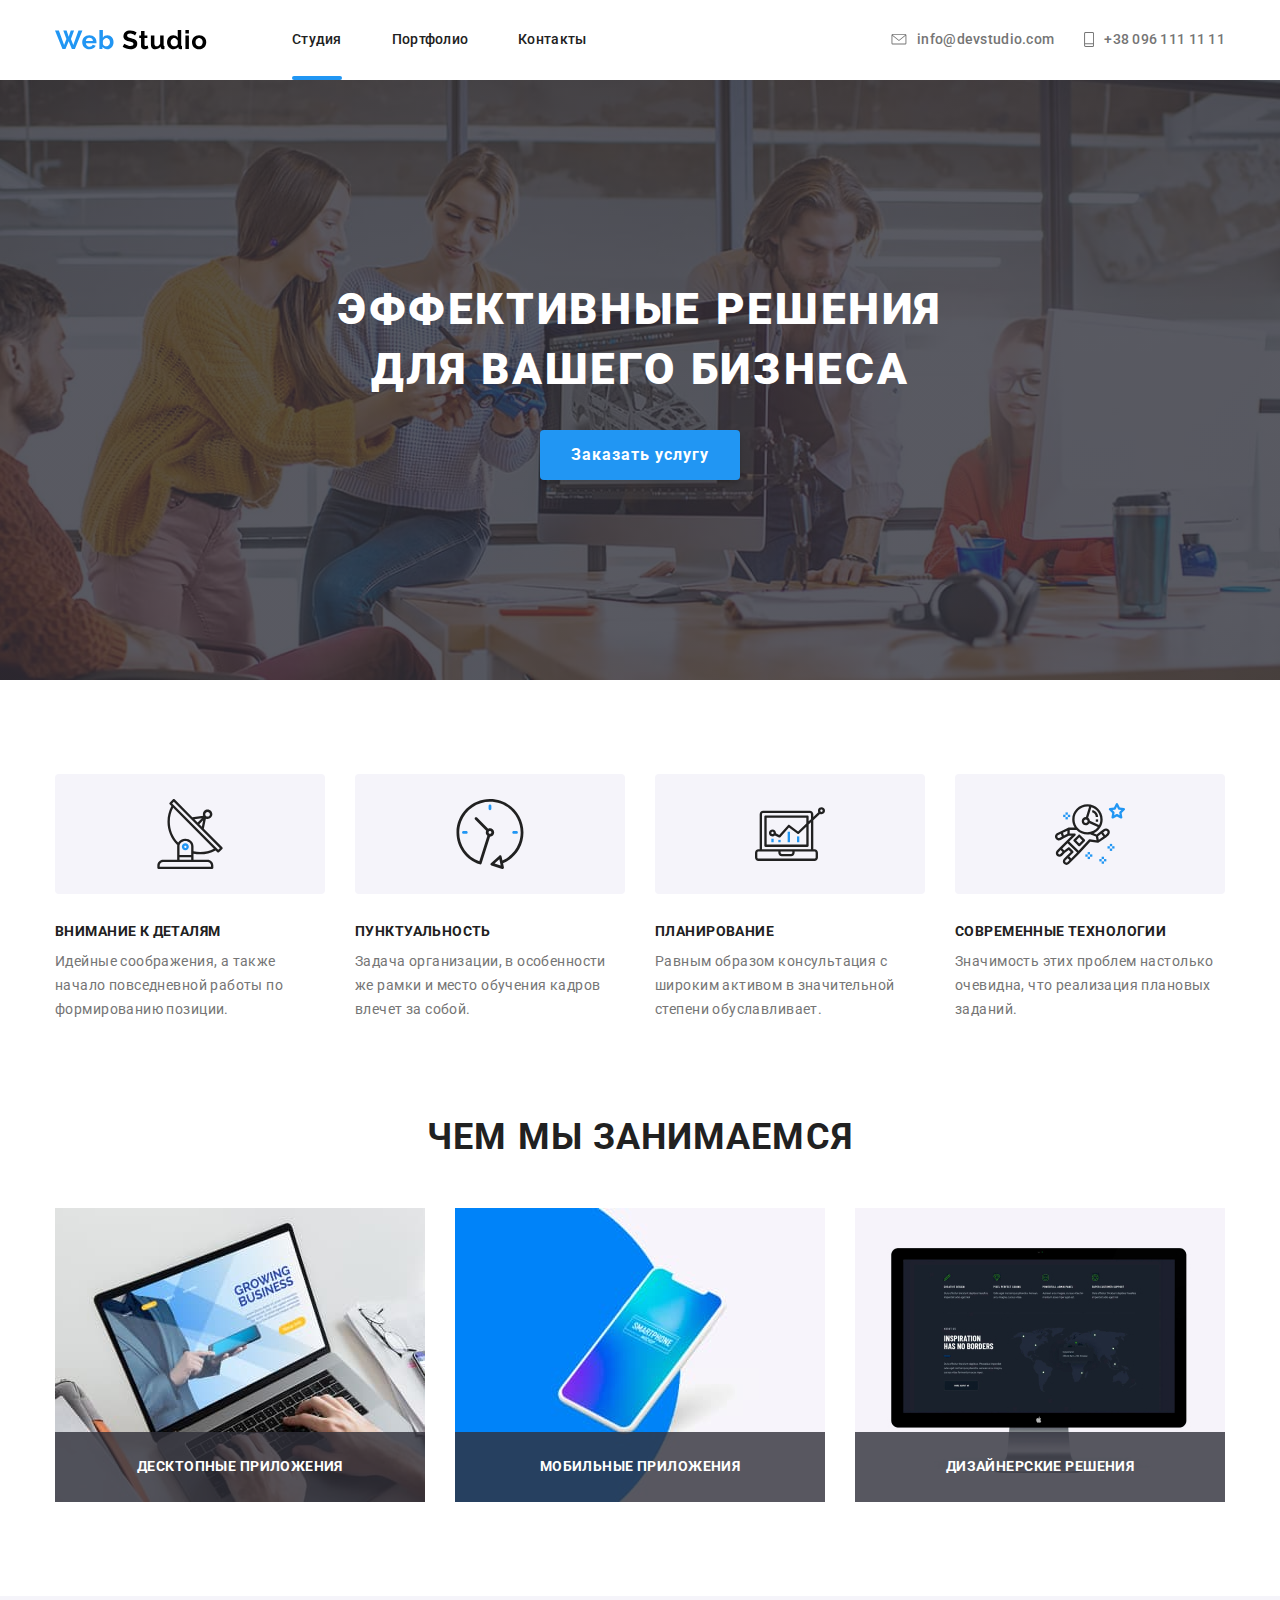
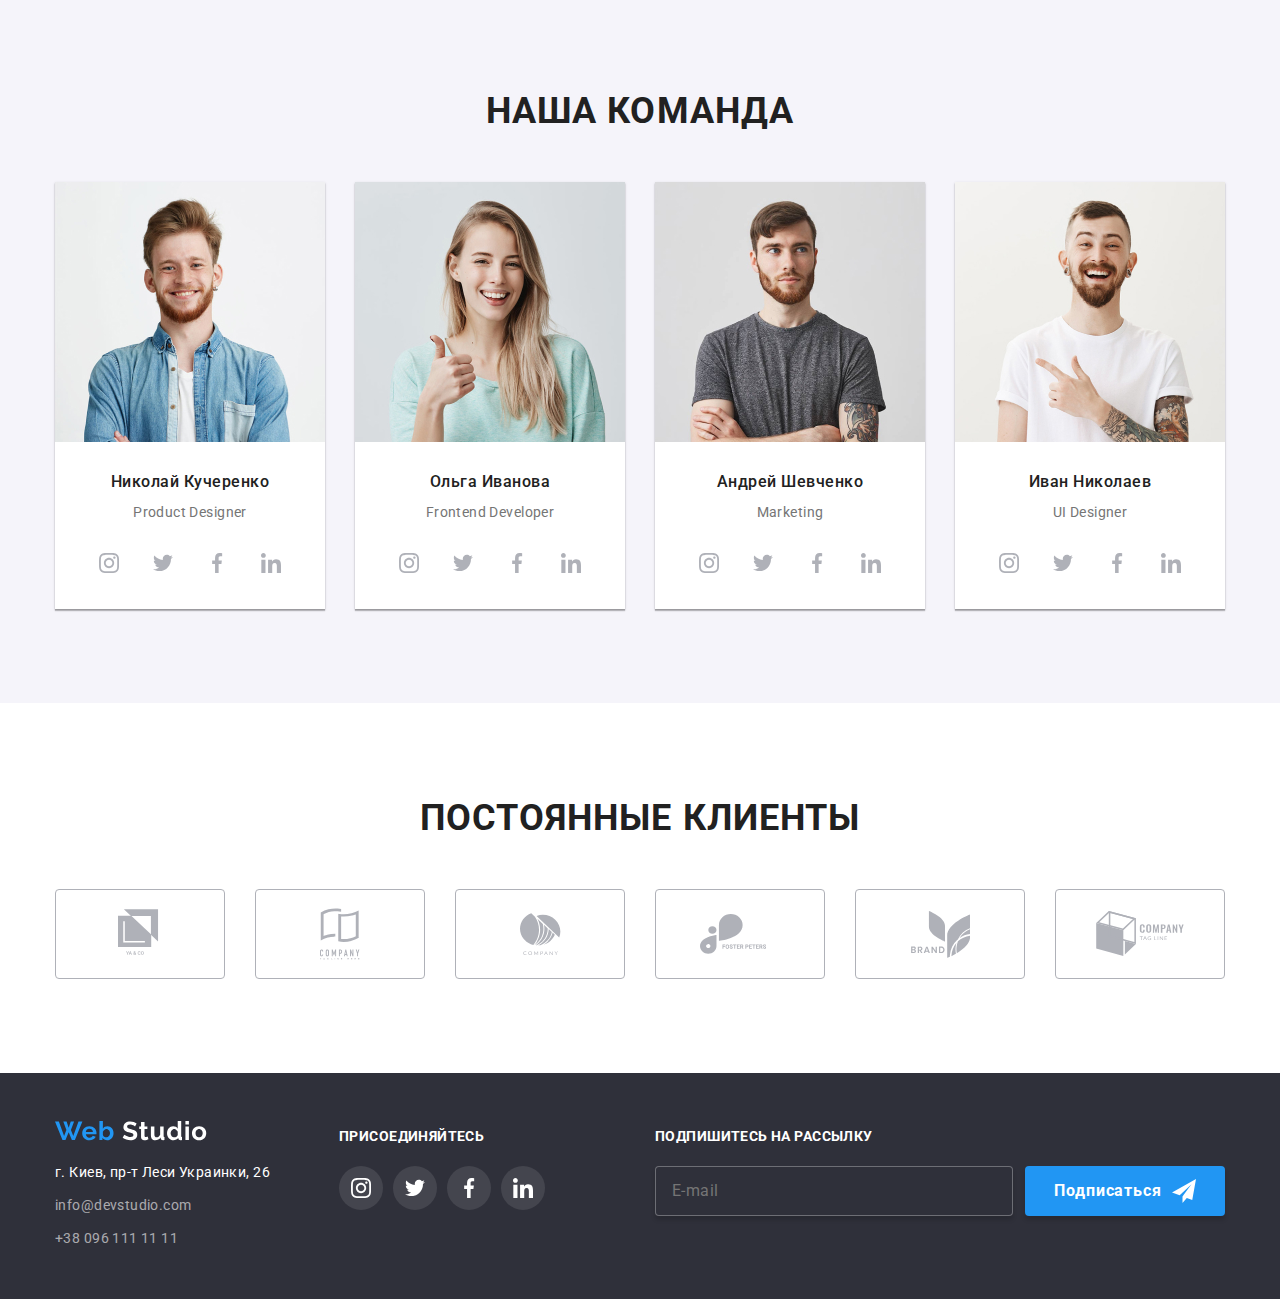
<file: index.html>
<!DOCTYPE html>
<html lang="ru">
  <head>
    <meta charset="UTF-8" />
    <meta name="format-detection" content="telephone=no" />
    <meta
      name="viewport"
      content="width=device-width, initial-scale=1.0, maximum-scale=1.0, user-scalable=no, shrink-to-fit=no"
    />
    <meta http-equiv="X-UA-Compatible" content="ie=edge" />
    <title>hw5-БЭМ</title>
    <link
      href="https://fonts.googleapis.com/css2?family=Raleway&family=Roboto:wght@300;400;500;700&display=swap"
      rel="stylesheet"
    />
    <link rel="stylesheet" href="css/style.css" />
  </head>
  <body>
    <header class="header">
      <div class="container">
        <ul class="header__items">
          <li class="header__item header__item-logo">
            <a href="" class="logo">
              <img src="./img/logo.svg" alt="Web Studio" />
            </a>
          </li>
          <li class="header__item header__item-nav">
            <nav class="nav">
              <ul class="nav__items">
                <li class="nav__item">
                  <a href="index.html" class="nav__link is--current">Студия</a>
                </li>
                <li class="nav__item">
                  <a href="portfolio.html" class="nav__link">Портфолио</a>
                </li>
                <li class="nav__item">
                  <a href="" class="nav__link">Контакты</a>
                </li>
              </ul>
            </nav>
          </li>
          <li class="header__item header__item-contact">
            <ul class="header-list">
              <li class="list__item">
                <a class="list__link" href="mailto:info@devstudio.com">
                  <svg class="list__link-icon--email" width="16" height="11.2">
                    <use xlink:href="./img/symbol-defs.svg#icon-email"></use>
                  </svg>
                  <span class="list__item-text">info@devstudio.com</span>
                </a>
              </li>
              <li class="list__item">
                <a class="list__link" href="tel:+380961111111">
                  <svg class="list__link-icon--phone" width="10" height="15">
                    <use xlink:href="./img/symbol-defs.svg#icon-phone"></use>
                  </svg>
                  <span class="list__item-text">+38 096 111 11 11</span>
                </a>
              </li>
            </ul>
          </li>
        </ul>
      </div>
    </header>

    <main class="layout">
      <section class="layout__sect-hero">
        <div class="container hero">
          <h1 class="hero__title">
            Эффективные решения для вашего бизнеса
          </h1>
          <button class="hero__button">
            <span class="hero__button-text"> Заказать услугу</span>
          </button>
        </div>
      </section>

      <section class="layout__sect">
        <div class="container">
          <ul class="container__items">
            <li class="container__item">
              <div class="img">
                <svg class="container__icon" width="70" height="70">
                  <use xlink:href="./img/symbol-defs.svg#icon-antenna-1"></use>
                </svg>
              </div>
              <p class="container__title">Внимание к деталям</p>
              <p class="container__text">
                Идейные соображения, а также начало повседневной работы по
                формированию позиции.
              </p>
            </li>
            <li class="container__item">
              <div class="img">
                <svg class="container__icon" width="70" height="70">
                  <use xlink:href="./img/symbol-defs.svg#icon-clock"></use>
                </svg>
              </div>
              <p class="container__title">Пунктуальность</p>
              <p class="container__text">
                Задача организации, в особенности же рамки и место обучения
                кадров влечет за собой.
              </p>
            </li>
            <li class="container__item">
              <div class="img">
                <svg class="container__icon" width="70" height="70">
                  <use xlink:href="./img/symbol-defs.svg#icon-diagram"></use>
                </svg>
              </div>
              <p class="container__title">Планирование</p>
              <p class="container__text">
                Равным образом консультация с широким активом в значительной
                степени обуславливает.
              </p>
            </li>
            <li class="container__item">
              <div class="img">
                <svg class="container__icon" width="70" height="70">
                  <use xlink:href="./img/symbol-defs.svg#icon-astronaut"></use>
                </svg>
              </div>
              <p class="container__title">Современные технологии</p>
              <p class="container__text">
                Значимость этих проблем настолько очевидна, что реализация
                плановых заданий.
              </p>
            </li>
          </ul>
        </div>
      </section>

      <section class="layout__sect is--no-padding-top">
        <div class="container">
          <h2 class="container__title is--main">Чем мы занимаемся</h2>
          <ul class="container__items">
            <li class="container__item">
              <div class="container__item__img">
                <img
                  src="./img/nout.jpg"
                  alt="ноутбук"
                  width="370"
                  height="294"
                  class="pic"
                />

                <h3 class="container__title is--second">
                  Десктопные приложения
                </h3>
              </div>
            </li>
            <li class="container__item">
              <div class="container__item__img">
                <img
                  src="./img/iphone.jpg"
                  alt="айфон"
                  width="370"
                  height="294"
                  class="pic"
                />
                <h3 class="container__title is--second">
                  Мобильные приложения
                </h3>
              </div>
            </li>
            <li class="container__item">
              <div class="container__item__img">
                <img
                  src="./img/mac.jpg"
                  alt="аймак"
                  width="370"
                  height="294"
                  class="pic"
                />

                <h3 class="container__title is--second">
                  Дизайнерские решения
                </h3>
              </div>
            </li>
          </ul>
        </div>
      </section>

      <section class="layout__sect is--background">
        <div class="container">
          <h2 class="container__title is--main">Наша команда</h2>
          <ul class="container__items">
            <li class="container__item is--card">
              <div class="container__item__img">
                <img
                  src="./img/john.jpg"
                  alt="фото Николая"
                  width="270"
                  height="260"
                  class="photo"
                />
              </div>
              <div class="container-information">
                <h3 class="container__title-name">Николай Кучеренко</h3>
                <p class="container__text-name">Product Designer</p>
                <ul class="socialmedia">
                  <li class="socialmedia__item">
                    <a href="" aria-label="Instagram" class="socialmedia__link">
                      <svg class="socialmedia-icon" width="20" height="20">
                        <use
                          xlink:href="./img/symbol-defs.svg#icon-instagram"
                        ></use>
                      </svg>
                    </a>
                  </li>

                  <li class="socialmedia__item">
                    <a href="" aria-label="Twitter" class="socialmedia__link">
                      <svg class="socialmedia-icon" width="20" height="20">
                        <use
                          xlink:href="./img/symbol-defs.svg#icon-twitter"
                        ></use>
                      </svg>
                    </a>
                  </li>

                  <li class="socialmedia__item">
                    <a href="" aria-label="Facebook" class="socialmedia__link">
                      <svg class="socialmedia-icon" width="20" height="20">
                        <use
                          xlink:href="./img/symbol-defs.svg#icon-facebook"
                        ></use>
                      </svg>
                    </a>
                  </li>

                  <li class="socialmedia__item">
                    <a href="" aria-label="LinkedIn" class="socialmedia__link">
                      <svg class="socialmedia-icon" width="20" height="20">
                        <use
                          xlink:href="./img/symbol-defs.svg#icon-linkedin"
                        ></use>
                      </svg>
                    </a>
                  </li>
                </ul>
              </div>
            </li>

            <li class="container__item is--card">
              <div class="container__item__img">
                <img
                  src="./img/marta.jpg"
                  alt="фото Ольги"
                  width="270"
                  height="260"
                  class="photo"
                />
              </div>
              <div class="container-information">
                <h3 class="container__title-name">Ольга Иванова</h3>
                <p class="container__text-name">Frontend Developer</p>
                <ul class="socialmedia">
                  <li class="socialmedia__item">
                    <a href="" aria-label="Instagram" class="socialmedia__link">
                      <svg class="socialmedia-icon" width="20" height="20">
                        <use
                          xlink:href="./img/symbol-defs.svg#icon-instagram"
                        ></use>
                      </svg>
                    </a>
                  </li>

                  <li class="socialmedia__item">
                    <a href="" aria-label="Twitter" class="socialmedia__link">
                      <svg class="socialmedia-icon" width="20" height="20">
                        <use
                          xlink:href="./img/symbol-defs.svg#icon-twitter"
                        ></use>
                      </svg>
                    </a>
                  </li>

                  <li class="socialmedia__item">
                    <a href="" aria-label="Facebook" class="socialmedia__link">
                      <svg class="socialmedia-icon" width="20" height="20">
                        <use
                          xlink:href="./img/symbol-defs.svg#icon-facebook"
                        ></use>
                      </svg>
                    </a>
                  </li>

                  <li class="socialmedia__item">
                    <a href="" aria-label="LinkedIn" class="socialmedia__link">
                      <svg class="socialmedia-icon" width="20" height="20">
                        <use
                          xlink:href="./img/symbol-defs.svg#icon-linkedin"
                        ></use>
                      </svg>
                    </a>
                  </li>
                </ul>
              </div>
            </li>

            <li class="container__item is--card">
              <div class="container__item__img">
                <img
                  src="./img/robert.jpg"
                  alt="фото Андрея"
                  width="270"
                  height="260"
                  class="photo"
                />
              </div>
              <div class="container-information">
                <h3 class="container__title-name">Андрей Шевченко</h3>
                <p class="container__text-name">Marketing</p>
                <ul class="socialmedia">
                  <li class="socialmedia__item">
                    <a href="" aria-label="Instagram" class="socialmedia__link">
                      <svg class="socialmedia-icon" width="20" height="20">
                        <use
                          xlink:href="./img/symbol-defs.svg#icon-instagram"
                        ></use>
                      </svg>
                    </a>
                  </li>

                  <li class="socialmedia__item">
                    <a href="" aria-label="Twitter" class="socialmedia__link">
                      <svg class="socialmedia-icon" width="20" height="20">
                        <use
                          xlink:href="./img/symbol-defs.svg#icon-twitter"
                        ></use>
                      </svg>
                    </a>
                  </li>

                  <li class="socialmedia__item">
                    <a href="" aria-label="Facebook" class="socialmedia__link">
                      <svg class="socialmedia-icon" width="20" height="20">
                        <use
                          xlink:href="./img/symbol-defs.svg#icon-facebook"
                        ></use>
                      </svg>
                    </a>
                  </li>

                  <li class="socialmedia__item">
                    <a href="" aria-label="LinkedIn" class="socialmedia__link">
                      <svg class="socialmedia-icon" width="20" height="20">
                        <use
                          xlink:href="./img/symbol-defs.svg#icon-linkedin"
                        ></use>
                      </svg>
                    </a>
                  </li>
                </ul>
              </div>
            </li>

            <li class="container__item is--card">
              <div class="container__item__img">
                <img
                  src="./img/martin.jpg"
                  alt="фото Ивана"
                  width="270"
                  height="260"
                  class="photo"
                />
              </div>
              <div class="container-information">
                <h3 class="container__title-name">Иван Николаев</h3>
                <p class="container__text-name">UI Designer</p>
                <ul class="socialmedia">
                  <li class="socialmedia__item">
                    <a href="" aria-label="Instagram" class="socialmedia__link">
                      <svg class="socialmedia-icon" width="20" height="20">
                        <use
                          xlink:href="./img/symbol-defs.svg#icon-instagram"
                        ></use>
                      </svg>
                    </a>
                  </li>

                  <li class="socialmedia__item">
                    <a href="" aria-label="Twitter" class="socialmedia__link">
                      <svg class="socialmedia-icon" width="20" height="20">
                        <use
                          xlink:href="./img/symbol-defs.svg#icon-twitter"
                        ></use>
                      </svg>
                    </a>
                  </li>

                  <li class="socialmedia__item">
                    <a href="" aria-label="Facebook" class="socialmedia__link">
                      <svg class="socialmedia-icon" width="20" height="20">
                        <use
                          xlink:href="./img/symbol-defs.svg#icon-facebook"
                        ></use>
                      </svg>
                    </a>
                  </li>

                  <li class="socialmedia__item">
                    <a href="" aria-label="LinkedIn" class="socialmedia__link">
                      <svg class="socialmedia-icon" width="20" height="20">
                        <use
                          xlink:href="./img/symbol-defs.svg#icon-linkedin"
                        ></use>
                      </svg>
                    </a>
                  </li>
                </ul>
              </div>
            </li>
          </ul>
        </div>
      </section>

      <section class="layout__sect">
        <div class="container">
          <h3 class="container__title is--main">Постоянные клиенты</h3>
          <ul class="container__items is--second">
            <li class="container__item">
              <a href="" class="container__link">
                <svg class="container__icon" width="44.27" height="49.23">
                  <use
                    xlink:href="./img/symbol-defs.svg#icon-company1"
                  ></use></svg
              ></a>
            </li>
            <li class="container__item">
              <a href="" class="container__link container__link-company">
                <svg class="container__icon" width="40" height="52">
                  <use
                    xlink:href="./img/symbol-defs.svg#icon-company2"
                  ></use></svg
              ></a>
            </li>
            <li class="container__item">
              <a href="" class="container__link container__link-company">
                <svg class="container__icon" width="41" height="42.6">
                  <use
                    xlink:href="./img/symbol-defs.svg#icon-company3"
                  ></use></svg
              ></a>
            </li>
            <li class="container__item">
              <a href="" class="container__link container__link-company">
                <svg class="container__icon" width="79.66" height="42.02">
                  <use
                    xlink:href="./img/symbol-defs.svg#icon-company4"
                  ></use></svg
              ></a>
            </li>
            <li class="container__item">
              <a href="" class="container__link container__link-company">
                <svg class="container__icon" width="59" height="47">
                  <use
                    xlink:href="./img/symbol-defs.svg#icon-company5"
                  ></use></svg
              ></a>
            </li>
            <li class="container__item">
              <a href="" class="container__link container__link-company">
                <svg class="container__icon" width="88.48" height="45.44">
                  <use
                    xlink:href="./img/symbol-defs.svg#icon-company6"
                  ></use></svg
              ></a>
            </li>
          </ul>
        </div>
      </section>
    </main>

    <footer class="footer">
      <div class="container is--footer">
        <div class="footer__flex">
          <div class="footer__item is--address">
            <a href="#" class="logo logo-footer">
              <img src="./img/logo-foot.svg" alt="Web Studio" />
            </a>
            <address class="address">
              <span class="address__text">г. Киев, пр-т Леси Украинки, 26</span>
            </address>
            <a href="mailto:info@devstudio.com" class="footer__email"
              >info@devstudio.com</a
            >
            <a href="tel:+380961111111" class="footer__phone"
              >+38 096 111 11 11</a
            >
          </div>
          <div class="footer__item is--join">
            <b class="join__text"> Присоединяйтесь </b>
            <ul class="socialmedia">
              <li class="socialmedia__item">
                <a
                  href=""
                  aria-label="Instagram"
                  class="socialmedia__link second"
                >
                  <svg class="socialmedia-icon" width="20" height="20">
                    <use
                      xlink:href="./img/symbol-defs.svg#icon-instagram"
                    ></use>
                  </svg>
                </a>
              </li>

              <li class="socialmedia__item">
                <a
                  href=""
                  aria-label="Twitter"
                  class="socialmedia__link second"
                >
                  <svg class="socialmedia-icon" width="20" height="20">
                    <use xlink:href="./img/symbol-defs.svg#icon-twitter"></use>
                  </svg>
                </a>
              </li>

              <li class="socialmedia__item">
                <a
                  href=""
                  aria-label="Facebook"
                  class="socialmedia__link second"
                >
                  <svg class="socialmedia-icon" width="20" height="20">
                    <use xlink:href="./img/symbol-defs.svg#icon-facebook"></use>
                  </svg>
                </a>
              </li>

              <li class="socialmedia__item">
                <a
                  href=""
                  aria-label="LinkedIn"
                  class="socialmedia__link second"
                >
                  <svg class="socialmedia-icon" width="20" height="20">
                    <use xlink:href="./img/symbol-defs.svg#icon-linkedin"></use>
                  </svg>
                </a>
              </li>
            </ul>
          </div>
          <div class="footer__item is--sudscribe">
            <b class="subscribe__text">Подпишитесь на рассылку</b>
            <div class="subscribe__container">
              <input
                class="subscribe__container-input"
                type="email"
                name="name"
                id="mail"
                placeholder="E-mail"
              />
              <button class="footer__button">
                <span>Подписаться</span>
                <svg class="footer__button-icon" width="24" height="24">
                  <use xlink:href="./img/symbol-defs.svg#icon-icon-send"></use>
                </svg>
              </button>
            </div>
          </div>
        </div>
      </div>
      <!-- Авторские права -->
      <!-- <div class="signature">
        <p class="signature__text">2020 | Developed by GoIT Students</p>
      </div> -->
    </footer>
  </body>
</html>
</file>
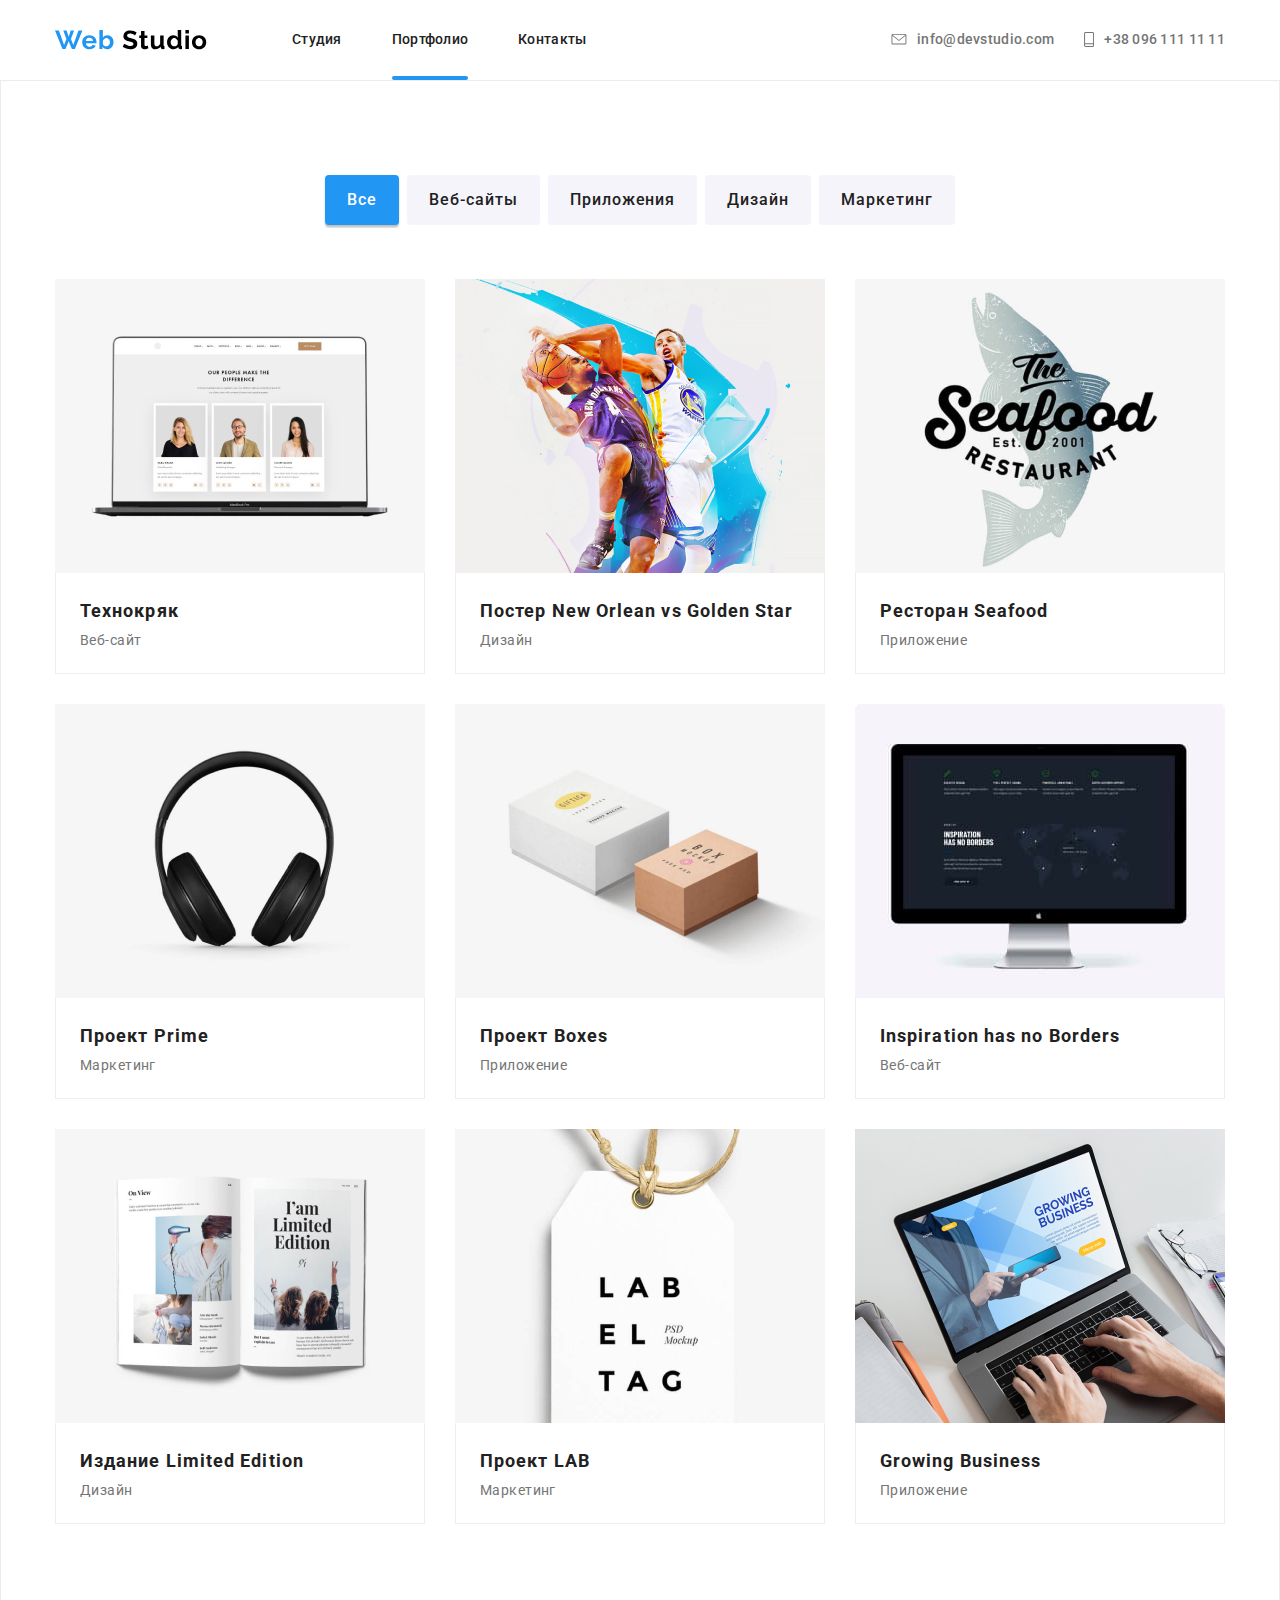
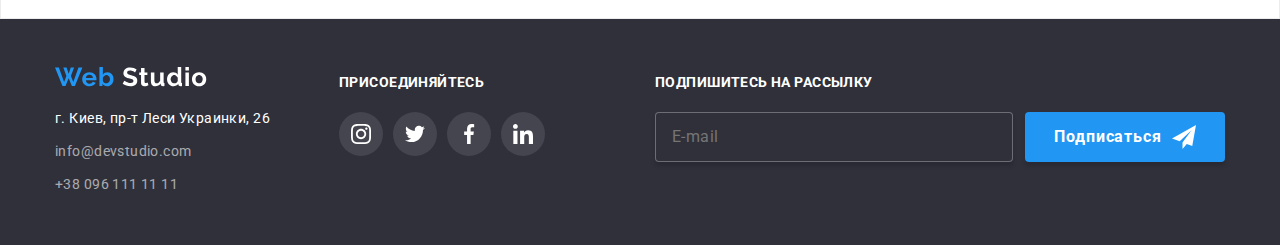
<file: portfolio.html>
<!DOCTYPE html>
<html lang="ru">
  <head>
    <meta charset="UTF-8" />
    <meta name="format-detection" content="telephone=no" />
    <meta
      name="viewport"
      content="width=device-width, initial-scale=1.0, maximum-scale=1.0, user-scalable=no, shrink-to-fit=no"
    />
    <meta http-equiv="X-UA-Compatible" content="ie=edge" />
    <title>hw5-БЭМ</title>
    <link
      href="https://fonts.googleapis.com/css2?family=Raleway&family=Roboto:wght@300;400;500;700&display=swap"
      rel="stylesheet"
    />
    <link rel="stylesheet" href="css/style.css" />
  </head>

  <body>
    <header class="header">
      <div class="container">
        <ul class="header__items">
          <li class="header__item header__item-logo">
            <a href="" class="logo">
              <img src="./img/logo.svg" alt="Web Studio" />
            </a>
          </li>
          <li class="header__item header__item-nav">
            <nav class="nav">
              <ul class="nav__items">
                <li class="nav__item">
                  <a href="index.html" class="nav__link">Студия</a>
                </li>
                <li class="nav__item">
                  <a href="portfolio.html" class="nav__link is--current"
                    >Портфолио</a
                  >
                </li>
                <li class="nav__item">
                  <a href="" class="nav__link">Контакты</a>
                </li>
              </ul>
            </nav>
          </li>
          <li class="header__item header__item-contact">
            <ul class="header-list">
              <li class="list__item">
                <a class="list__link" href="mailto:info@devstudio.com">
                  <svg class="list__link-icon--email" width="16" height="11.2">
                    <use xlink:href="./img/symbol-defs.svg#icon-email"></use>
                  </svg>
                  <span class="list__item-text">info@devstudio.com</span>
                </a>
              </li>
              <li class="list__item">
                <a class="list__link" href="tel:+380961111111">
                  <svg class="list__link-icon--phone" width="10" height="15">
                    <use xlink:href="./img/symbol-defs.svg#icon-phone"></use>
                  </svg>
                  <span class="list__item-text">+38 096 111 11 11</span>
                </a>
              </li>
            </ul>
          </li>
        </ul>
      </div>
    </header>

    <main class="layout">
      <section class="layout__sect portfolio">
        <div class="container">
          <ul class="list">
            <li class="list__item-portfolio">
              <button class="list__button is--current">Все</button>
            </li>
            <li class="list__item-portfolio">
              <button class="list__button">Веб-сайты</button>
            </li>
            <li class="list__item-portfolio">
              <button class="list__button">Приложения</button>
            </li>
            <li class="list__item-portfolio">
              <button class="list__button">Дизайн</button>
            </li>
            <li class="list__item-portfolio">
              <button class="list__button">Маркетинг</button>
            </li>
          </ul>

          <ul class="projects-list">
            <li class="projects-list__item">
              <a href="#" class="projects-list__link">
                <div class="projects-list__thumb">
                  <img
                    src="./img/technokryak.jpg"
                    alt="ноутбук"
                    width="370"
                    height="294"
                    class="projects-list__img"
                  />
                  <div class="overlay">
                    <p class="projects-list__meta">
                      Технокряк это современная площадка распространения
                      коронавируса. Компании используют эту платформу для
                      цифрового шпионажа и атак на защищённые сервера
                      конкурентов.
                    </p>
                  </div>
                </div>
                <div class="project__meta">
                  <p class="projects-list__title">Технокряк</p>
                  <p class="projects-list__text">Веб-сайт</p>
                </div>
              </a>
            </li>
            <li class="projects-list__item">
              <a href="#" class="projects-list__link">
                <div class="projects-list__thumb">
                  <img
                    src="./img/new-orlean-gs.jpg"
                    alt="два баскетболиста"
                    width="370"
                    height="294"
                    class="projects-list__img"
                  />
                  <div class="overlay">
                    <p class="projects-list__meta">
                      Lorem ipsum dolor, sit amet consectetur adipisicing elit.
                      Iure numquam repellat voluptates facere ipsa qui nulla
                      mollitia!
                    </p>
                  </div>
                </div>
                <div class="project__meta">
                  <p class="projects-list__title">
                    Постер New Orlean vs Golden Star
                  </p>
                  <p class="projects-list__text">Дизайн</p>
                </div>
              </a>
            </li>
            <li class="projects-list__item">
              <a href="#" class="projects-list__link">
                <div class="projects-list__thumb">
                  <img
                    src="./img/seafood.jpg"
                    alt="лосось"
                    width="370"
                    height="294"
                    class="projects-list__img"
                  />
                  <div class="overlay">
                    <p class="projects-list__meta">
                      Lorem ipsum dolor, sit amet consectetur adipisicing elit.
                      Iure numquam repellat voluptates facere ipsa qui nulla
                      mollitia!
                    </p>
                  </div>
                </div>
                <div class="project__meta">
                  <p class="projects-list__title">Ресторан Seafood</p>
                  <p class="projects-list__text">Приложение</p>
                </div>
              </a>
            </li>
            <li class="projects-list__item">
              <a href="#" class="projects-list__link">
                <div class="projects-list__thumb">
                  <img
                    src="./img/prime.jpg"
                    alt="наушники"
                    width="370"
                    height="294"
                    class="projects-list__img"
                  />
                  <div class="overlay">
                    <p class="projects-list__meta">
                      Lorem ipsum dolor, sit amet consectetur adipisicing elit.
                      Iure numquam repellat voluptates facere ipsa qui nulla
                      mollitia!
                    </p>
                  </div>
                </div>
                <div class="project__meta">
                  <p class="projects-list__title">Проект Prime</p>
                  <p class="projects-list__text">Маркетинг</p>
                </div>
              </a>
            </li>
            <li class="projects-list__item">
              <a href="#" class="projects-list__link">
                <div class="projects-list__thumb">
                  <img
                    src="./img/boxes.jpg"
                    alt="две коробки"
                    width="370"
                    height="294"
                    class="projects-list__img"
                  />
                  <div class="overlay">
                    <p class="projects-list__meta">
                      Lorem ipsum dolor, sit amet consectetur adipisicing elit.
                      Iure numquam repellat voluptates facere ipsa qui nulla
                      mollitia!
                    </p>
                  </div>
                </div>
                <div class="project__meta">
                  <p class="projects-list__title">Проект Boxes</p>
                  <p class="projects-list__text">Приложение</p>
                </div>
              </a>
            </li>
            <li class="projects-list__item">
              <a href="#" class="projects-list__link">
                <div class="projects-list__thumb">
                  <img
                    src="./img/inspiration.jpg"
                    alt="аймак"
                    width="370"
                    height="294"
                    class="projects-list__img"
                  />
                  <div class="overlay">
                    <p class="projects-list__meta">
                      Lorem ipsum dolor, sit amet consectetur adipisicing elit.
                      Iure numquam repellat voluptates facere ipsa qui nulla
                      mollitia!
                    </p>
                  </div>
                </div>
                <div class="project__meta">
                  <p class="projects-list__title">Inspiration has no Borders</p>
                  <p class="projects-list__text">Веб-сайт</p>
                </div>
              </a>
            </li>
            <li class="projects-list__item">
              <a href="#" class="projects-list__link">
                <div class="projects-list__thumb">
                  <img
                    src="./img/limited-edition.jpg"
                    alt="открытая книга"
                    width="370"
                    height="294"
                    class="projects-list__img"
                  />
                  <div class="overlay">
                    <p class="projects-list__meta">
                      Lorem ipsum dolor, sit amet consectetur adipisicing elit.
                      Iure numquam repellat voluptates facere ipsa qui nulla
                      mollitia!
                    </p>
                  </div>
                </div>
                <div class="project__meta">
                  <p class="projects-list__title">Издание Limited Edition</p>
                  <p class="projects-list__text">Дизайн</p>
                </div>
              </a>
            </li>
            <li class="projects-list__item">
              <a href="#" class="projects-list__link">
                <div class="projects-list__thumb">
                  <img
                    src="./img/lab.jpg"
                    alt="бирка"
                    width="370"
                    height="294"
                    class="projects-list__img"
                  />
                  <div class="overlay">
                    <p class="projects-list__meta">
                      Lorem ipsum dolor, sit amet consectetur adipisicing elit.
                      Iure numquam repellat voluptates facere ipsa qui nulla
                      mollitia!
                    </p>
                  </div>
                </div>
                <div class="project__meta">
                  <p class="projects-list__title">Проект LAB</p>
                  <p class="projects-list__text">Маркетинг</p>
                </div>
              </a>
            </li>
            <li class="projects-list__item">
              <a href="#" class="projects-list__link">
                <div class="projects-list__thumb">
                  <img
                    src="./img/growing-business.jpg"
                    alt="две руки на ноутбуке"
                    width="370"
                    height="294"
                    class="projects-list__img"
                  />
                  <div class="overlay">
                    <p class="projects-list__meta">
                      Lorem ipsum dolor, sit amet consectetur adipisicing elit.
                      Iure numquam repellat voluptates facere ipsa qui nulla
                      mollitia!
                    </p>
                  </div>
                </div>
                <div class="project__meta">
                  <p class="projects-list__title">Growing Business</p>
                  <p class="projects-list__text">Приложение</p>
                </div>
              </a>
            </li>
          </ul>
        </div>
      </section>
    </main>

    <footer class="footer">
      <div class="container is--footer">
        <div class="footer__flex">
          <div class="footer__item is--address">
            <a href="#" class="logo logo-footer">
              <img src="./img/logo-foot.svg" alt="Web Studio" />
            </a>
            <address class="address">
              <span class="address__text">г. Киев, пр-т Леси Украинки, 26</span>
            </address>
            <a href="mailto:info@devstudio.com" class="footer__email"
              >info@devstudio.com</a
            >
            <a href="tel:+380961111111" class="footer__phone"
              >+38 096 111 11 11</a
            >
          </div>
          <div class="footer__item is--join">
            <b class="join__text"> Присоединяйтесь </b>
            <ul class="socialmedia">
              <li class="socialmedia__item">
                <a
                  href=""
                  aria-label="Instagram"
                  class="socialmedia__link second"
                >
                  <svg class="socialmedia-icon" width="20" height="20">
                    <use
                      xlink:href="./img/symbol-defs.svg#icon-instagram"
                    ></use>
                  </svg>
                </a>
              </li>

              <li class="socialmedia__item">
                <a
                  href=""
                  aria-label="Twitter"
                  class="socialmedia__link second"
                >
                  <svg class="socialmedia-icon" width="20" height="20">
                    <use xlink:href="./img/symbol-defs.svg#icon-twitter"></use>
                  </svg>
                </a>
              </li>

              <li class="socialmedia__item">
                <a
                  href=""
                  aria-label="Facebook"
                  class="socialmedia__link second"
                >
                  <svg class="socialmedia-icon" width="20" height="20">
                    <use xlink:href="./img/symbol-defs.svg#icon-facebook"></use>
                  </svg>
                </a>
              </li>

              <li class="socialmedia__item">
                <a
                  href=""
                  aria-label="LinkedIn"
                  class="socialmedia__link second"
                >
                  <svg class="socialmedia-icon" width="20" height="20">
                    <use xlink:href="./img/symbol-defs.svg#icon-linkedin"></use>
                  </svg>
                </a>
              </li>
            </ul>
          </div>
          <div class="footer__item is--sudscribe">
            <b class="subscribe__text">Подпишитесь на рассылку</b>
            <div class="subscribe__container">
              <input
                class="subscribe__container-input"
                type="email"
                name="name"
                id="mail"
                placeholder="E-mail"
              />
              <button class="footer__button">
                <span>Подписаться</span>
                <svg class="footer__button-icon" width="24" height="24">
                  <use xlink:href="./img/symbol-defs.svg#icon-icon-send"></use>
                </svg>
              </button>
            </div>
          </div>
        </div>
      </div>
      <!-- Авторские права -->
      <!-- <div class="signature">
        <p class="signature__text">2020 | Developed by GoIT Students</p>
      </div> -->
    </footer>
  </body>
</html>
</file>
<file: css/style.css>
html,
body,
div,
span,
applet,
object,
iframe,
h1,
h2,
h3,
h4,
h5,
h6,
p,
blockquote,
pre,
a,
abbr,
acronym,
address,
big,
cite,
code,
del,
dfn,
img,
ins,
kbd,
q,
s,
samp,
small,
strike,
strong,
sub,
sup,
tt,
var,
b,
u,
center,
dl,
dt,
dd,
ol,
ul,
li,
fieldset,
form,
label,
legend,
table,
caption,
tbody,
tfoot,
thead,
tr,
th,
td,
article,
aside,
canvas,
details,
embed,
figure,
figcaption,
footer,
header,
hgroup,
menu,
nav,
output,
ruby,
section,
summary,
time,
mark,
audio,
video {
  border: 0;
  font-size: 100%;
  font: inherit;
  vertical-align: baseline;
  margin: 0;
  padding: 0;
}

article,
aside,
details,
figcaption,
figure,
footer,
header,
hgroup,
menu,
nav,
section {
  display: block;
}

body {
  line-height: 1;
}

ol,
ul {
  list-style: none;
}

blockquote,
q {
  quotes: none;
}

blockquote:before,
blockquote:after,
q:before,
q:after {
  content: none;
}

table {
  border-collapse: collapse;
  border-spacing: 0;
}

/* Цвет основного текста #757575  */
/* Цвет вторичного текста #212121 */
/* Белый #FFFFFF */
/* Вторичный цвет фона #F5F4FA */
/* Акцент #2196F3 */
/* Цвет футера rgba(255, 255, 255, 0.6) */
/* Цвет подписи rgba(255, 255, 255, 0.4) */
/* Цвет футера #2f303a */

html {
  box-sizing: border-box;
}

:root {
  --primary-text-color: #757575;
  --title-text-color: #212121;
  --accent-color: #2196f3;
  --primary-white-color: #ffffff;
  --secondary-background-color: #f5f4fa;
  --social-media-link-color: #afb1b8;
  --footer-bcg-color: #2f303a;
}

*,
*::before,
*::after {
  box-sizing: inherit;
}

html,
body {
  width: 100%;
  height: 100%;
}

body {
  background-color: var(--primary-white-color);
  font-family: "Roboto", sans-serif;
  font-weight: 400;
  font-size: 14px;
  min-width: 320px;
  line-height: 1.42;
  overflow-y: auto;
  overflow-x: hidden;
  letter-spacing: 0.03em;
  display: flex;
  flex-direction: column;
  height: 100%;
}

header {
  flex: 0 0 auto;
}

main {
  flex: 1 0 auto;
}

footer {
  flex: 0 0 auto;
}

h1,
h2,
h3,
h4,
h5,
h6 {
  font-weight: 700;
  color: var(--title-text-color);
}

a {
  display: inline-block;
  text-decoration: none;
  color: inherit;
}

img {
  display: block;
  max-width: 100%;
}

svg {
  fill: currentColor;
}

input,
textarea {
  font-family: "Roboto", sans-serif;
  font-weight: 400;
}

button {
  border: none;
}

/* Хедер */
.header__items {
  display: flex;
  align-items: center;
}

.header__item {
  font-weight: 500;
  font-size: 14px;
  line-height: 1.14;
  letter-spacing: 0.02em;
  color: var(--primary-text-color);
}

.header__item-contact {
  margin-left: auto;
}

.header__item-logo {
  max-width: 237px;
  width: 100%;
}

.nav {
  font-weight: 500;
  font-size: 14px;
  letter-spacing: 0.02em;
  color: var(--title-text-color);
  text-decoration: none;
}

.nav__items {
  display: flex;
  margin: 0 -25px;
}

.nav__item {
  padding: 0 25px;
}

.nav__link {
  padding: 32px 0;
  position: relative;
  transition: 250ms cubic-bezier(0.4, 0, 0.2, 1);
}

.logo {
  display: block;
}

.header-list {
  display: flex;
  align-items: center;
  margin-left: auto;
  flex-wrap: wrap;
  margin: 0 -15px;
}

.list__link {
  letter-spacing: 0.02em;
  display: flex;
  align-items: center;
  transition: 250ms cubic-bezier(0.4, 0, 0.2, 1);
}

.list__item {
  padding: 7px 15px;
}

.nav__link:hover,
.nav__link:focus,
.list__link:hover,
.list__link:focus {
  color: var(--accent-color);
}

.nav__link.is--current::after {
  content: "";
  bottom: 0;
  left: 0;
  right: 0;
  position: absolute;
  border-bottom: 4px solid #2196f3;
  border-radius: 2px;
}

.list__link-icon {
  display: flex;
  fill: var(--primary-text-color);
  margin-right: 10px;
}

.list__link-icon--phone,
.list__link-icon--email {
  fill: currentColor;
  margin-right: 10px;
}

.list__item-text {
  font-weight: 500;
}

/* Хиро */
.layout__sect-hero {
  text-align: center;
  min-height: 600px;
  max-width: 1920px;
  margin-left: auto;
  margin-right: auto;
  background-color: #2f303a;
  background-image: linear-gradient(
      rgba(47, 48, 58, 0.8),
      rgba(47, 48, 58, 0.8)
    ),
    url(../img/hero-img.jpg);
  background-repeat: no-repeat;
  background-position: center;
  background-size: cover;
  padding-top: 200px;
  padding-bottom: 200px;
}

.hero__title {
  margin-top: 0;
  margin-bottom: 30px;
  font-weight: 900;
  font-size: 44px;
  line-height: 1.36;
  text-align: center;
  letter-spacing: 0.06em;
  text-transform: uppercase;
  color: var(--primary-white-color);
}

.container.hero {
  text-align: center;
  width: 696px;
}

button {
  background-color: var(--accent-color);
  color: var(--primary-white-color);
  box-shadow: 0px 4px 4px rgba(0, 0, 0, 0.15);
  text-decoration: none;
  font-family: inherit;
  font-weight: 700;
  font-size: 16px;
  line-height: 1.87;
  letter-spacing: 0.06em;
  cursor: pointer;
  min-width: 200px;
  min-height: 50px;
  text-align: center;
  border-radius: 4px;
}

/* ОСновной контент */

.layout__sect {
  padding-top: 94px;
  padding-bottom: 94px;
  /* margin-left: auto;
  margin-right: auto; */
}

.layout__sect.is--no-padding-top {
  padding-top: 0;
}

.container {
  max-width: 1200px;
  width: 100%;
  padding: 0 15px;
  margin: 0 auto;
  align-items: center;
}

.container__title {
  font-weight: 700;
  font-size: 14px;
  line-height: 1.14;
  letter-spacing: 0.03em;
  color: var(--title-text-color);
  text-transform: uppercase;
  margin-bottom: 10px;
}

.container__title.is--main {
  font-size: 36px;
  line-height: 1.17;
  text-align: center;
  margin-bottom: 50px;
}

.container__item__img {
  position: relative;
}

.container__title.is--second {
  font-weight: 700;
  font-size: 14px;
  line-height: 1.14;
  text-align: center;
  letter-spacing: 0.03em;
  text-transform: uppercase;
  color: var(--primary-white-color);
  background-color: rgba(47, 48, 58, 0.8);
  padding-bottom: 27px;
  padding-top: 27px;
  margin: 0px;
  width: 100%;
  position: absolute;
  bottom: 0;
  right: 0;
}

.container__items {
  display: flex;
  justify-content: center;
  align-items: center;
  margin: 0 -15px;
}

.container__item {
  padding: 0 15px;
}

/* Статическая верстка */
/* .container__items .container__item:not(:first-child) {
  margin-left: 30px;
} */

.container__item.is--card {
  padding: 0;
  margin: 0 15px;
  min-width: 270px;
  box-shadow: 0px 2px 1px rgba(0, 0, 0, 0.2), 0px 1px 1px rgba(0, 0, 0, 0.14),
    0px 1px 3px rgba(0, 0, 0, 0.12);
  background: var(--primary-white-color);
}

.container__item__img {
  width: 100%;
  height: 100%;
  object-fit: cover;
}

.container-information {
  padding-top: 30px;
  padding-bottom: 24px;
  padding-left: 32px;
  padding-right: 32px;
}

.img {
  width: 270px;
  height: 120px;
  background: var(--secondary-background-color);
  border-radius: 4px;
  margin-bottom: 30px;
  display: flex;
  align-items: center;
  justify-content: center;
}

.container__text {
  font-weight: 400;
  font-size: 14px;
  line-height: 1.71;
  letter-spacing: 0.03em;
  color: var(--primary-text-color);
}

.container__text-name {
  font-weight: 400;
  font-size: 14px;
  line-height: 1.71;
  letter-spacing: 0.03em;
  text-align: center;
  margin-bottom: 16px;
  color: var(--primary-text-color);
}

.container__title-name {
  font-weight: 500;
  font-size: 16px;
  line-height: 1.19;
  letter-spacing: 0.03em;
  color: var(--title-text-color);
  margin-bottom: 10px;
  text-align: center;
}

.socialmedia {
  display: flex;
  justify-content: center;
  margin-left: auto;
  margin-right: auto;
  color: var(--social-media-link-color);
  margin: 0 -5px;
}

.socialmedia__link {
  display: flex;
  justify-content: center;
  align-items: center;
  height: 100%;
  width: 44px;
  height: 44px;
  border-radius: 50%;
  transition: 250ms cubic-bezier(0.4, 0, 0.2, 1);
}

.socialmedia__item {
  padding: 0 5px;
}

.socialmedia__link.second {
  background-color: rgba(255, 255, 255, 0.1);
  color: var(--primary-white-color);
}

.socialmedia__link:hover,
.socialmedia__link:focus {
  background-color: var(--accent-color);
  color: var(--primary-white-color);
}

.socialmedia__icon {
  fill: currentColor;
}

.layout__sect.is--background {
  background-color: var(--secondary-background-color);
}

.container__items.is--second {
  color: var(--social-media-link-color);
}

.container__link {
  width: 170px;
  height: 90px;
  border: 1px solid #afb1b8;
  border-radius: 4px;
  display: flex;
  justify-content: center;
  align-items: center;
  transition: 250ms cubic-bezier(0.4, 0, 0.2, 1);
}

.container__link:hover,
.container__link:focus {
  color: var(--accent-color);
  border: 1px solid var(--accent-color);
}

/* футер */
footer {
  background-color: var(--footer-bcg-color);
}

.footer__flex {
  display: flex;
  align-items: baseline;
  justify-content: space-between;
  padding-top: 48px;
  padding-bottom: 48px;
}

.footer__item {
  display: flex;
  flex-direction: column;
}

.footer__item.is--sudscribe {
  margin-left: auto;
}

.footer__item.is--address {
  margin-right: 69px;
}

.logo-footer {
  margin-bottom: 20px;
}

.footer__email,
.footer__phone {
  display: flex;
  font-weight: 400;
  font-size: 14px;
  line-height: 1.71;
  letter-spacing: 0.03em;
  color: rgba(255, 255, 255, 0.6);
}

.footer__address {
  font-weight: normal;
  font-size: 14px;
  line-height: 1.71;
  letter-spacing: 0.03em;
  color: var(--primary-white-color);
}

.footer__email {
  margin-bottom: 9px;
}

.address__text {
  font-weight: 400;
  font-size: 14px;
  line-height: 1.71;
  letter-spacing: 0.03em;
  color: var(--primary-white-color);
  display: inline-block;
  margin-bottom: 9px;
}

.join__text,
.subscribe__text {
  font-weight: 700;
  font-size: 14px;
  line-height: 1.14;
  text-transform: uppercase;
  color: var(--primary-white-color);
  margin-bottom: 21px;
}

.footer__button {
  display: inline-flex;
  justify-content: center;
  align-items: center;
  padding: 0;
}

.footer__button-icon {
  margin-left: 10px;
}

.subscribe__container {
  display: flex;
}

.subscribe__container-input {
  font-weight: 400;
  font-size: 16px;
  line-height: 1.25;
  letter-spacing: 0.03em;
  color: rgba(255, 255, 255, 0.6);
  padding: 15px 16px;
  margin-right: 12px;
  width: 358px;
  height: 50px;
  background-color: var(--footer-bcg-color);
  border: 1px solid rgba(255, 255, 255, 0.3);
  box-shadow: 0px 4px 4px rgba(0, 0, 0, 0.15);
  border-radius: 4px;
}

/* Просто изчезает */
/* :focus::-webkit-input-placeholder {
  color: transparent;
} */

/* Плавно изчезает */
/* input:focus::-webkit-input-placeholder {
  opacity: 0;
  transition: opacity 0.3s ease;
} */

/* Сдвигается вправо- мне нравится! (только для хрома) */
input:focus::-webkit-input-placeholder {
  text-indent: 500px;
  transition: text-indent 0.3s ease;
}

/* Изчезает (для мозилла) */
:focus::-moz-placeholder {
  color: transparent;
}

/* Авторские права */
/* .signature {
  margin-left: auto;
  margin-right: auto;
  max-width: 1200px;
  width: 100%;
  padding: 0 15px;
  margin: 0 auto;
  align-items: center;
}

.signature__text {
  font-size: 12px;
  line-height: 2;
  text-align: center;
  margin: 0px;
  padding-bottom: 21px;
  padding-top: 18px;
  border-top: 1px solid rgba(255, 255, 255, 0.1);
} */

/* Portfolio */
.list__button:hover,
.list__button:focus,
.list__button.is--current {
  color: var(--primary-white-color);
  background-color: var(--accent-color);
  box-shadow: 0px 2px 2px rgba(0, 0, 0, 0.12), 0px 1px 2px rgba(0, 0, 0, 0.08),
    0px 3px 1px rgba(0, 0, 0, 0.1);
}

.list__button {
  display: inline-block;
  cursor: pointer;
  color: var(--title-text-color);
  background-color: var(--secondary-background-color);
  box-shadow: none;
  font-family: inherit;
  font-weight: 500;
  font-size: 16px;
  line-height: 1.62;
  text-align: center;
  border-radius: 4px;
  padding: 6px 22px;
  min-width: 73px;
  transition: 250ms cubic-bezier(0.4, 0, 0.2, 1);
}

.layout__sect.portfolio {
  border: 1px solid #ececec;
}

.list {
  display: flex;
  align-items: center;
  justify-content: center;
  margin: -4px -4px;
  margin-bottom: 50px;
}

.projects-list {
  display: flex;
  flex-wrap: wrap;
  margin: -15px -15px;
}

.list__item-portfolio {
  padding: 4px 4px;
}

/* Статическая вертска */
/* .list__item-portfolio:not(:last-child) {
  margin-right: 8px;
} */

.projects-list__title {
  color: var(--title-text-color);
  font-weight: 700;
  font-size: 18px;
  line-height: 2;
  letter-spacing: 0.06em;
}

.projects-list__text {
  color: var(--primary-text-color);
  margin-top: 0;
  margin-bottom: 0;
  font-size: 14px;
  line-height: 1.71;
}

.projects-list__item {
  width: 370px;
  margin: 15px 15px;
}

/* Статическая верстка */
/* .projects-list__item:nth-child(3n) {
  margin-right: 0;
} */

.project__meta {
  padding: 20px 24px;
  background: var(--primary-white-color);
  box-sizing: border-box;
  border-left: 1px solid#eeeeee;
  border-right: 1px solid#eeeeee;
  border-bottom: 1px solid#eeeeee;
}

/* 5 дз */

.projects-list__thumb {
  object-fit: cover;
  position: relative;
  display: flex;
  overflow: hidden;
}

.overlay {
  display: flex;
  justify-content: center;
  align-items: center;
  position: absolute;
  height: 100%;
  width: 100%;
  background-color: var(--accent-color);
  transform: translateY(100%);
  transition: transform 250ms cubic-bezier(0.4, 0, 0.2, 1);
}

.projects-list__meta {
  position: absolute;
  font-weight: 300;
  font-size: 18px;
  line-height: 1.56;
  letter-spacing: 0.03em;
  max-width: 322px;
  color: var(--primary-white-color);
}

.projects-list__link:hover .overlay,
.projects-list__link:focus .overlay {
  opacity: 0.9;
  transform: translateY(0);
}

.projects-list__link {
  transition: all 250ms cubic-bezier(0.4, 0, 0.2, 1);
}

.projects-list__link:hover,
.projects-list__link:focus {
  box-shadow: 1px 4px 6px rgba(0, 0, 0, 0.16), 0px 4px 4px rgba(0, 0, 0, 0.06),
    0px 1px 1px rgba(0, 0, 0, 0.12);
}
</file>
